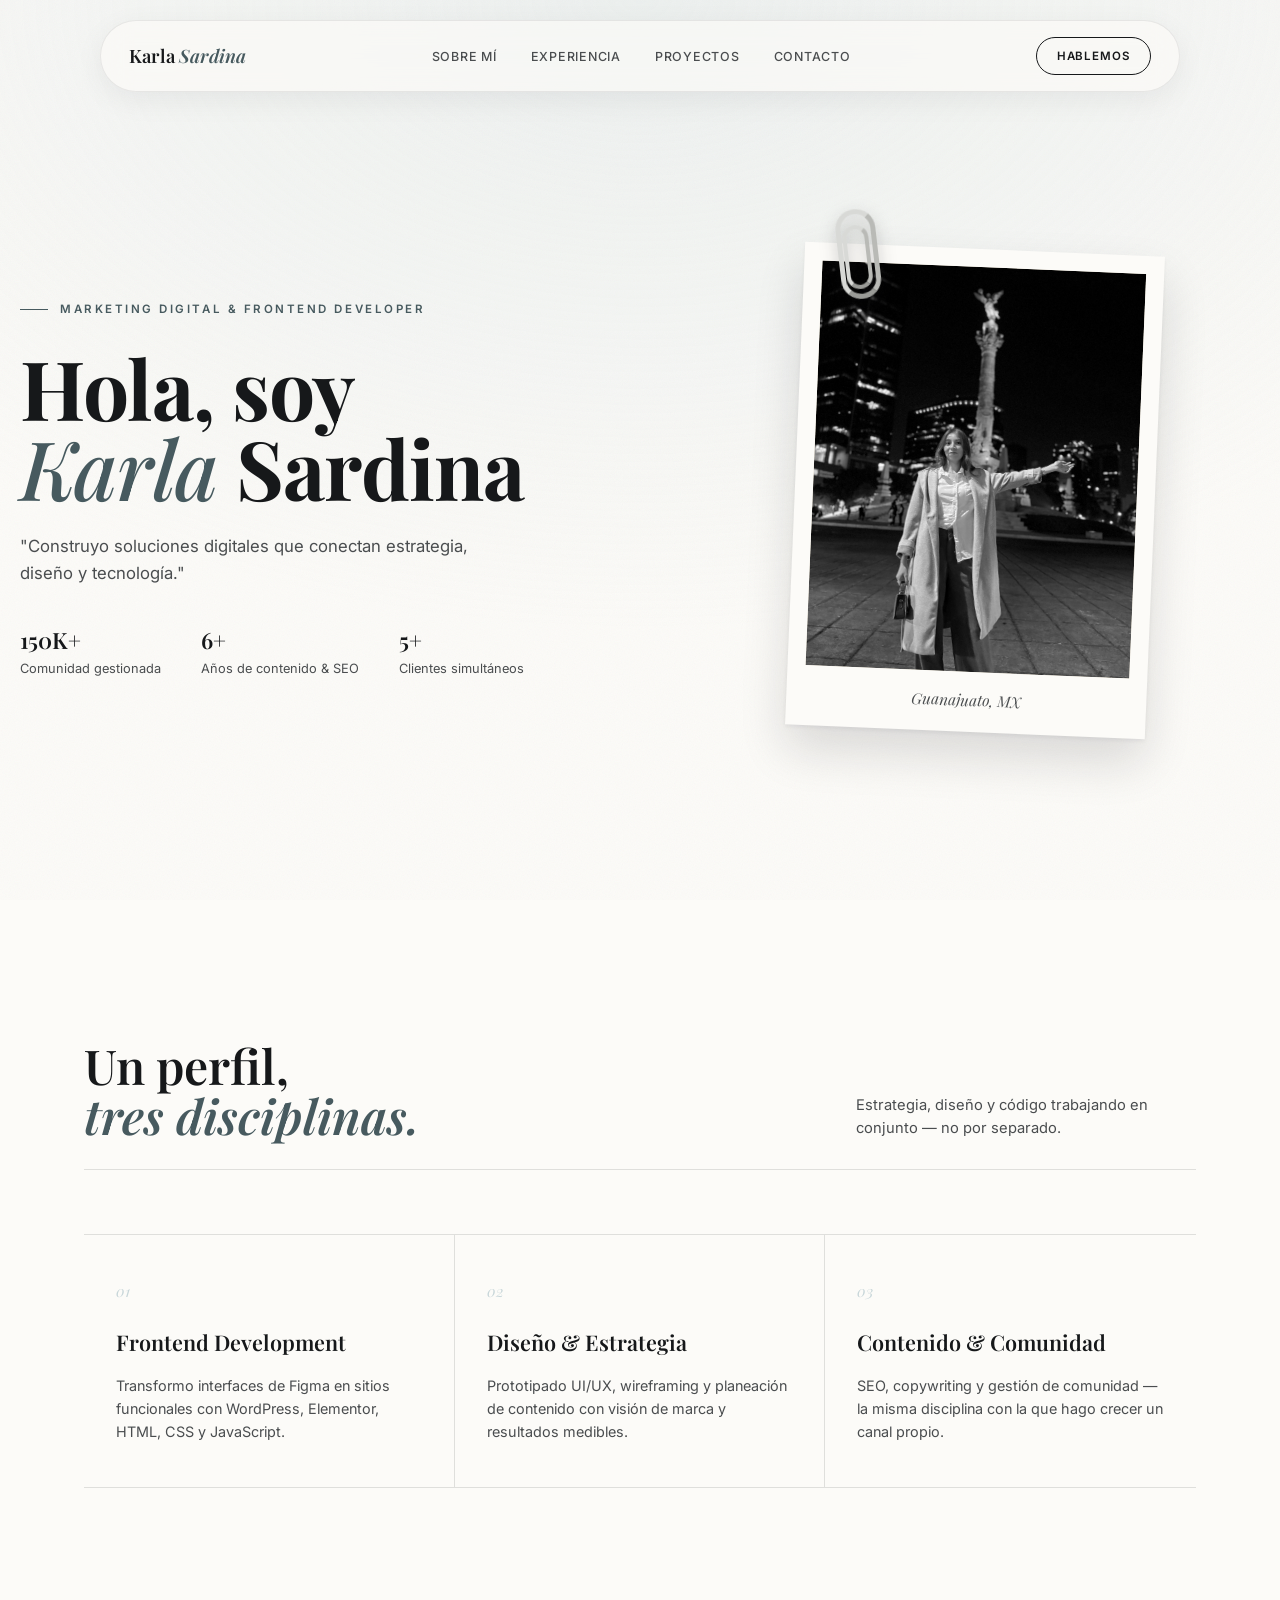
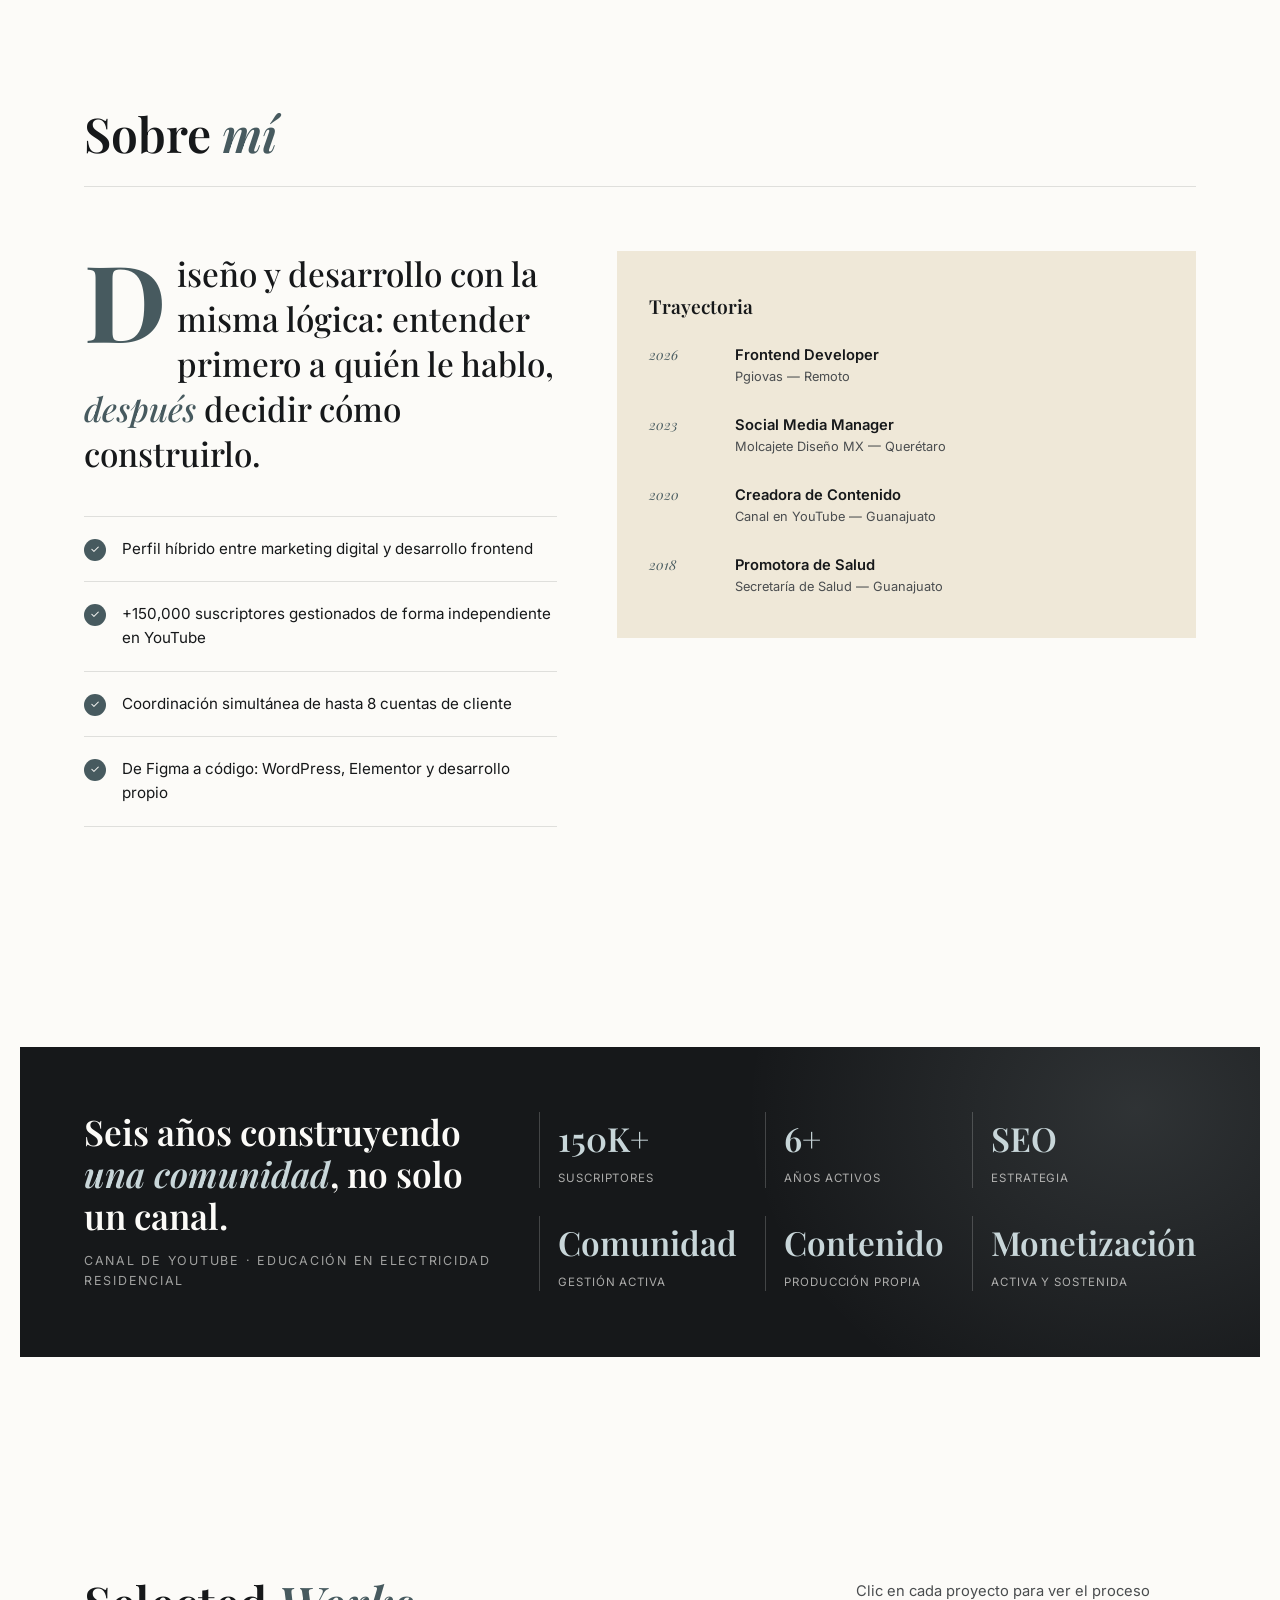
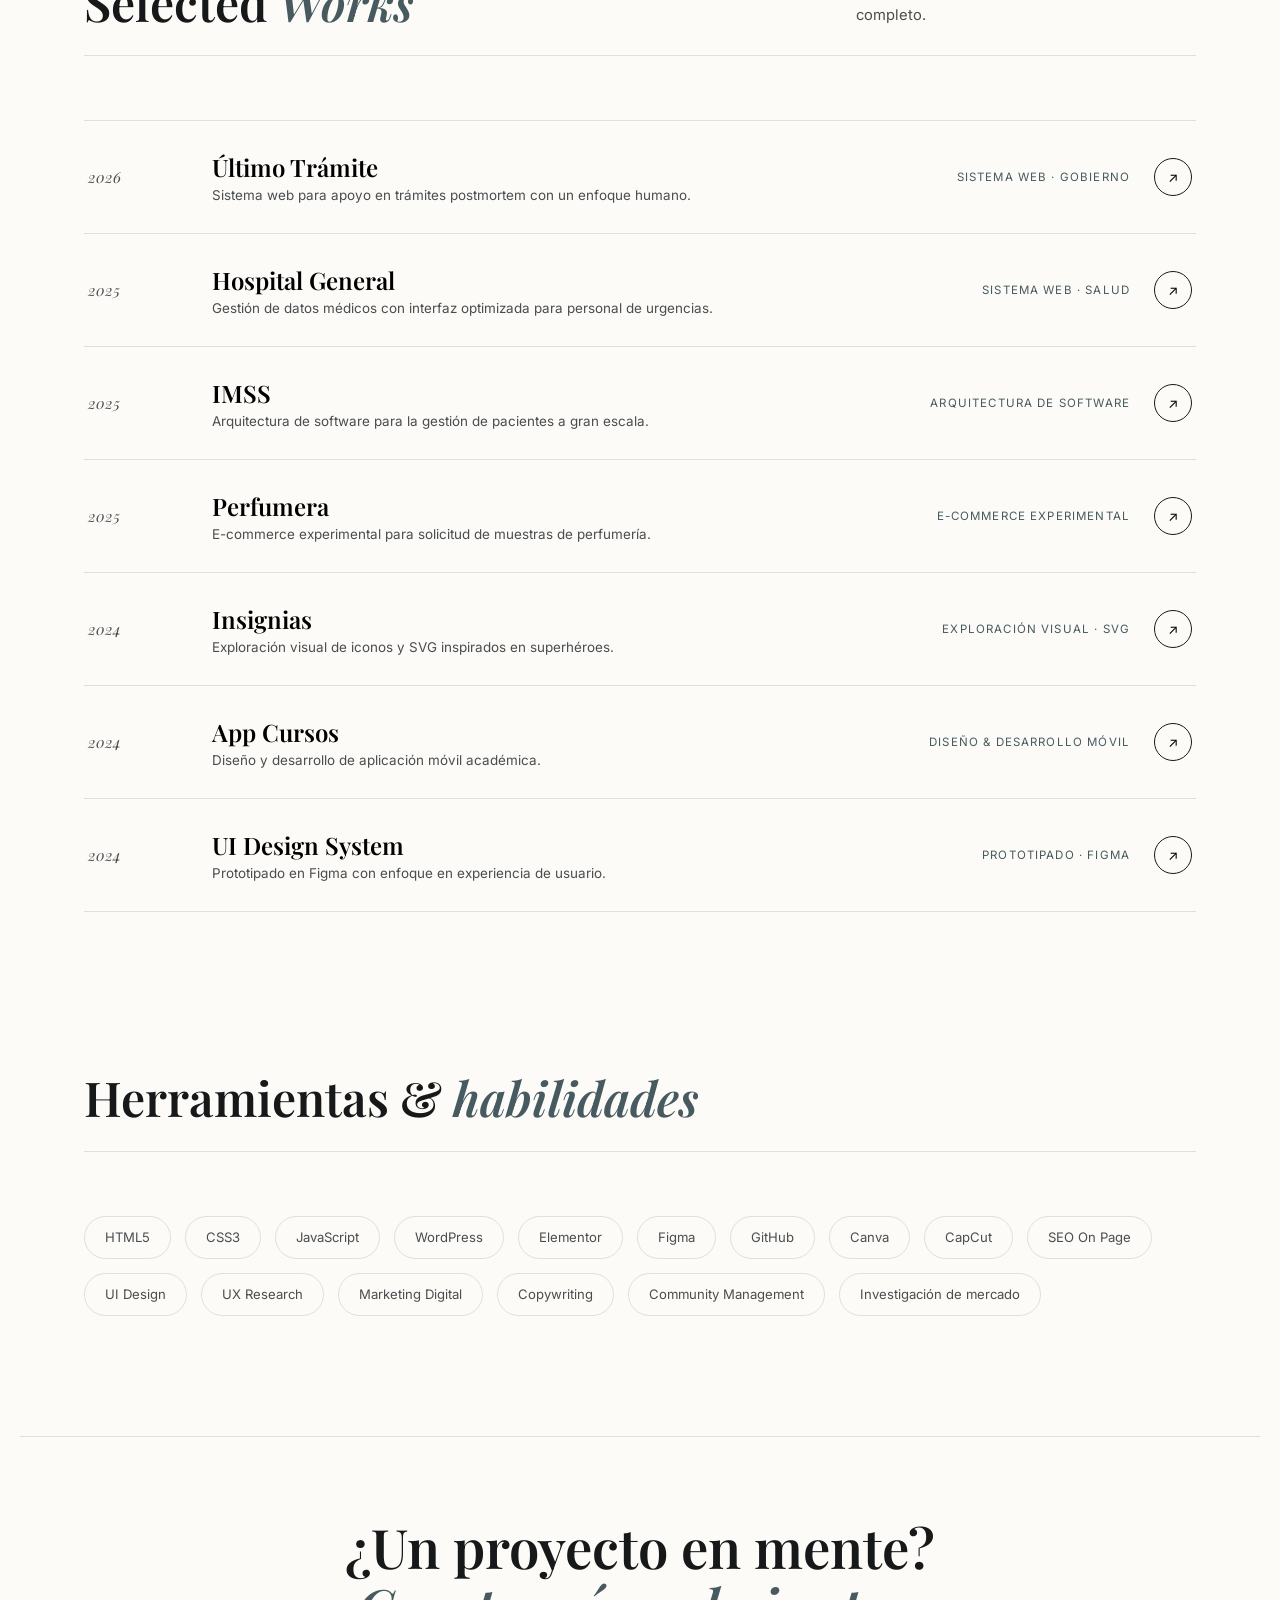
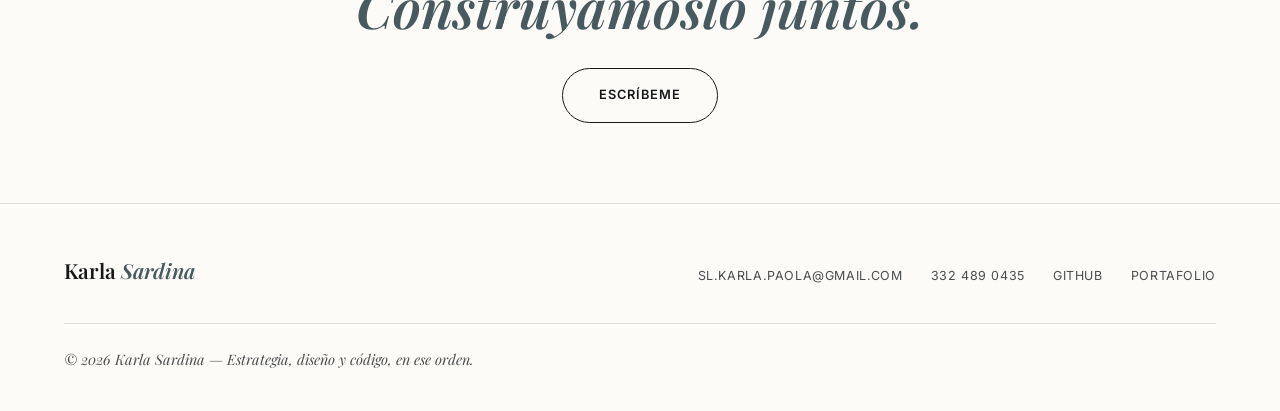
<file: index.html>
<!DOCTYPE html>
<html lang="es">
<head>
<meta charset="UTF-8">
<meta name="viewport" content="width=device-width, initial-scale=1.0">
<title>Karla Sardina — Marketing Digital & Frontend Developer</title>
<meta name="description" content="Portafolio de Karla Sardina. Marketing digital, diseño UI/UX y desarrollo frontend con WordPress, Elementor y código propio.">
<link rel="preconnect" href="https://fonts.googleapis.com">
<link href="https://fonts.googleapis.com/css2?family=Playfair+Display:ital,wght@0,500;0,600;0,700;0,900;1,500&family=Inter:wght@300;400;500;600&display=swap" rel="stylesheet">
<style>
/* ============================================================
   KARLA SARDINA — PORTAFOLIO
   Sistema editorial: revista + estudio creativo
   ============================================================ */

:root{
  /* Paleta */
  --paper:      #FCFBF8;
  --paper-2:    #F4F1EA;
  --ink:        #16181A;
  --ink-soft:   #4A4D4F;
  --slate:      #475A5F;   /* azul grisáceo profundo — acento principal */
  --powder:     #C8D6D9;   /* azul grisáceo claro */
  --olive:      #80816D;   /* taupe verdoso — uso mínimo, no protagonista */
  --cream:      #EFE8D8;   /* ivory cálido — sin dominante verde */
  --line:       rgba(22,24,26,0.12);

  --serif: 'Playfair Display', serif;
  --sans:  'Inter', sans-serif;

  --container: 1240px;
  --pad: clamp(24px, 5vw, 72px);
}

*{ margin:0; padding:0; box-sizing:border-box; }

html{ scroll-behavior:smooth; }

body{
  background:var(--paper);
  color:var(--ink);
  font-family:var(--sans);
  font-weight:400;
  line-height:1.6;
  -webkit-font-smoothing:antialiased;
  position:relative;
  overflow-x:hidden;
}

/* --- Textura de fondo: ruido sutil + manchas editoriales --- */
body::before{
  content:'';
  position:fixed;
  inset:0;
  z-index:0;
  pointer-events:none;
  opacity:0.05;
  background-image:url("data:image/svg+xml,%3Csvg xmlns='http://www.w3.org/2000/svg' width='120' height='120'%3E%3Cfilter id='n'%3E%3CfeTurbulence type='fractalNoise' baseFrequency='0.85' numOctaves='2' stitchTiles='stitch'/%3E%3C/filter%3E%3Crect width='100%25' height='100%25' filter='url(%23n)'/%3E%3C/svg%3E");
}

body::after{
  content:'';
  position:fixed;
  inset:0;
  z-index:0;
  pointer-events:none;
  /* Fondo casi sólido: un único velo cálido muy tenue, tipo papel de revista,
     sin mezcla de colores — mantiene la sensación editorial sin distraer. */
  background:
    radial-gradient(ellipse 1400px 900px at 50% 0%, rgba(200,214,217,0.30), transparent 70%);
}

.wrap{ position:relative; z-index:1; }

section{ padding: 0 var(--pad); }

.container{ max-width:var(--container); margin:0 auto; }

a{ color:inherit; text-decoration:none; }
img{ display:block; max-width:100%; }

::selection{ background:var(--slate); color:var(--paper); }

:focus-visible{
  outline:2px solid var(--slate);
  outline-offset:3px;
}

@media (prefers-reduced-motion: reduce){
  *{ animation-duration:0.01ms !important; animation-iteration-count:1 !important; transition-duration:0.01ms !important; scroll-behavior:auto !important; }
}

/* Eyebrow / label editorial */
.eyebrow{
  font-family:var(--sans);
  font-size:0.72rem;
  letter-spacing:0.22em;
  text-transform:uppercase;
  color:var(--slate);
  font-weight:600;
  display:flex;
  align-items:center;
  gap:12px;
}
.eyebrow::before{
  content:'';
  width:28px; height:1px;
  background:var(--slate);
  display:inline-block;
}

/* ============================================================
   NAVBAR
   ============================================================ */
.navbar{
  position:fixed;
  top:20px; left:50%;
  transform:translateX(-50%);
  width:min(94%, 1080px);
  z-index:100;
  display:flex;
  align-items:center;
  justify-content:space-between;
  padding:16px 28px;
  background:rgba(252,251,248,0.65);
  backdrop-filter:blur(14px) saturate(140%);
  -webkit-backdrop-filter:blur(14px) saturate(140%);
  border:1px solid rgba(22,24,26,0.08);
  border-radius:100px;
  box-shadow:0 8px 30px rgba(22,24,26,0.06);
  transition:box-shadow 0.4s ease, background 0.4s ease;
}
.nav-logo{
  font-family:var(--serif);
  font-size:1.15rem;
  font-weight:600;
  letter-spacing:0.01em;
}
.nav-logo span{ color:var(--slate); font-style:italic; }
.nav-links{
  display:flex;
  gap:34px;
  list-style:none;
}
.nav-links a{
  font-size:0.78rem;
  letter-spacing:0.06em;
  text-transform:uppercase;
  font-weight:500;
  color:var(--ink-soft);
  position:relative;
  padding-bottom:3px;
}
.nav-links a::after{
  content:'';
  position:absolute; left:0; bottom:0;
  width:0; height:1px;
  background:var(--ink);
  transition:width 0.3s ease;
}
.nav-links a:hover{ color:var(--ink); }
.nav-links a:hover::after{ width:100%; }

.nav-cta{
  font-size:0.72rem;
  letter-spacing:0.08em;
  text-transform:uppercase;
  font-weight:600;
  padding:9px 20px;
  border:1px solid var(--ink);
  border-radius:100px;
  transition:background 0.3s ease, color 0.3s ease;
}
.nav-cta:hover{ background:var(--ink); color:var(--paper); }

.nav-toggle{ display:none; }

@media (max-width:860px){
  .nav-links{ display:none; }
  .nav-toggle{
    display:flex; flex-direction:column; gap:5px;
    background:none; border:none; cursor:pointer; padding:6px;
  }
  .nav-toggle span{ width:22px; height:2px; background:var(--ink); display:block; }
}

/* ============================================================
   HERO
   ============================================================ */
.hero{
  min-height:100svh;
  display:grid;
  grid-template-columns:1.05fr 0.95fr;
  align-items:center;
  gap:40px;
  padding-top:140px;
  padding-bottom:60px;
}
.hero-text .eyebrow{ margin-bottom:28px; }

.hero-title{
  font-family:var(--serif);
  font-weight:700;
  font-size:clamp(2.8rem, 6.4vw, 5.6rem);
  line-height:0.98;
  letter-spacing:-0.01em;
  margin-bottom:26px;
}
.hero-title em{
  font-style:italic;
  font-weight:500;
  color:var(--slate);
}
.hero-sub{
  max-width:460px;
  font-size:1.05rem;
  color:var(--ink-soft);
  margin-bottom:36px;
}
.hero-meta{
  display:flex;
  gap:40px;
  flex-wrap:wrap;
}
.hero-meta div{ font-size:0.8rem; color:var(--ink-soft); }
.hero-meta strong{
  display:block;
  font-family:var(--serif);
  font-size:1.4rem;
  color:var(--ink);
  font-weight:600;
}

/* --- Marco Polaroid con clip metálico (100% CSS) --- */
.photo-stage{
  display:flex;
  justify-content:center;
  position:relative;
}
.polaroid{
  position:relative;
  background:var(--paper);
  padding:18px 18px 60px 18px;
  box-shadow:
    0 2px 4px rgba(22,24,26,0.06),
    0 24px 48px rgba(22,24,26,0.14);
  transform:rotate(2.4deg);
  transition:transform 0.6s cubic-bezier(.2,.8,.2,1);
  width:min(360px, 84vw);
}
.photo-stage:hover .polaroid{ transform:rotate(0.6deg) translateY(-4px); }

.polaroid .frame-photo{
  position:relative;
  overflow:hidden;
  aspect-ratio:4/5;
  background:var(--cream);
}
.polaroid .frame-photo img{
  width:100%; height:100%;
  object-fit:cover;
  filter:grayscale(100%) contrast(1.02);
  transition:filter 1.1s ease;
}
.photo-stage:hover .frame-photo img{ filter:grayscale(0%) contrast(1.02); }

.polaroid-caption{
  position:absolute;
  bottom:20px; left:18px; right:18px;
  font-family:var(--serif);
  font-style:italic;
  font-size:0.95rem;
  color:var(--ink-soft);
  text-align:center;
}

/* Clip metálico — construido con dos aros CSS, lado izquierdo */
.paperclip{
  position:absolute;
  top:-34px;
  left:26px;
  width:44px;
  height:96px;
  transform:rotate(-9deg);
  z-index:5;
  filter:drop-shadow(0 6px 8px rgba(22,24,26,0.25));
}
.paperclip::before,
.paperclip::after{
  content:'';
  position:absolute;
  border-radius:22px;
  border:5px solid;
  border-color:#d8d9d6 #b9bab6 #9a9b97 #d8d9d6;
  background:transparent;
}
.paperclip::before{ width:30px; height:80px; top:0; left:8px; }
.paperclip::after{ width:18px; height:56px; top:16px; left:14px; border-width:4.5px; }

/* ============================================================
   WHAT I DO
   ============================================================ */
.services{ padding-top:140px; padding-bottom:120px; }
.section-head{
  display:flex;
  justify-content:space-between;
  align-items:flex-end;
  gap:24px;
  margin-bottom:64px;
  border-bottom:1px solid var(--line);
  padding-bottom:28px;
}
.section-head h2{
  font-family:var(--serif);
  font-weight:600;
  font-size:clamp(2rem, 4vw, 3rem);
  line-height:1.05;
}
.section-head h2 em{ font-style:italic; color:var(--slate); }
.section-head p{
  max-width:340px;
  font-size:0.92rem;
  color:var(--ink-soft);
}

.services-grid{
  display:grid;
  grid-template-columns:repeat(3, 1fr);
  gap:0;
  border-top:1px solid var(--line);
}
.service-card{
  padding:44px 32px;
  border-bottom:1px solid var(--line);
  border-right:1px solid var(--line);
  transition:background 0.35s ease;
}
.service-card:last-child{ border-right:none; }
.service-card .num{
  font-family:var(--serif);
  font-style:italic;
  color:var(--powder);
  font-size:0.95rem;
  margin-bottom:22px;
}
.service-card h3{
  font-family:var(--serif);
  font-weight:600;
  font-size:1.35rem;
  margin-bottom:14px;
}
.service-card p{ font-size:0.9rem; color:var(--ink-soft); }
.service-card:hover{ background:rgba(200,214,217,0.14); }

@media (max-width:860px){
  .services-grid{ grid-template-columns:1fr; }
  .service-card{ border-right:none; }
}

/* ============================================================
   SOBRE MÍ
   ============================================================ */
.about{
  padding-top:100px;
  padding-bottom:120px;
}
.about-grid{
  display:grid;
  grid-template-columns:0.9fr 1.1fr;
  gap:60px;
  align-items:start;
}
.about-lead{
  font-family:var(--serif);
  font-size:clamp(1.5rem, 2.6vw, 2.1rem);
  font-weight:500;
  line-height:1.35;
  color:var(--ink);
}
.about-lead::first-letter{
  font-size:3.2em;
  font-weight:700;
  float:left;
  line-height:0.8;
  padding-right:10px;
  margin-top:6px;
  color:var(--slate);
}
.about-lead em{ font-style:italic; color:var(--slate); }

.about-checklist{ margin-top:40px; display:flex; flex-direction:column; gap:0; }
.check-item{
  display:flex;
  align-items:flex-start;
  gap:16px;
  padding:20px 0;
  border-top:1px solid var(--line);
  font-size:0.95rem;
}
.check-item:last-child{ border-bottom:1px solid var(--line); }
.check-item .mark{
  flex-shrink:0;
  width:22px; height:22px;
  border-radius:50%;
  background:var(--slate);
  color:var(--paper);
  display:flex; align-items:center; justify-content:center;
  font-size:0.7rem;
  margin-top:2px;
}

.about-side{
  background:var(--cream);
  padding:40px 32px;
  position:relative;
}
.about-side h4{
  font-family:var(--serif);
  font-weight:600;
  font-size:1.2rem;
  margin-bottom:22px;
}
.timeline{ display:flex; flex-direction:column; gap:26px; }
.timeline-item{ display:grid; grid-template-columns:70px 1fr; gap:16px; }
.timeline-item .year{
  font-family:var(--serif);
  font-style:italic;
  font-size:0.85rem;
  color:var(--slate);
}
.timeline-item .role{ font-weight:600; font-size:0.92rem; }
.timeline-item .org{ font-size:0.8rem; color:var(--ink-soft); }

@media (max-width:900px){
  .about-grid{ grid-template-columns:1fr; }
}

/* ============================================================
   LOGRO — YOUTUBE
   ============================================================ */
.achievement{
  padding-top:100px;
  padding-bottom:120px;
}
.achievement-box{
  background:var(--ink);
  color:var(--paper);
  padding:64px var(--pad);
  margin:0 calc(-1 * var(--pad));
  display:grid;
  grid-template-columns:1fr 1.3fr;
  gap:48px;
  align-items:center;
  position:relative;
  overflow:hidden;
}
.achievement-box::before{
  content:'';
  position:absolute;
  inset:0;
  background:radial-gradient(ellipse 600px 500px at 90% 20%, rgba(200,214,217,0.14), transparent 65%);
  pointer-events:none;
}
.achievement-box h3{
  font-family:var(--serif);
  font-weight:600;
  font-size:clamp(1.6rem, 3vw, 2.2rem);
  line-height:1.2;
  position:relative;
}
.achievement-box h3 em{ font-style:italic; color:var(--powder); }
.achievement-box .channel-name{
  display:inline-block;
  margin-top:14px;
  font-size:0.78rem;
  letter-spacing:0.14em;
  text-transform:uppercase;
  color:rgba(252,251,248,0.6);
}
.stat-grid{
  display:grid;
  grid-template-columns:repeat(3, 1fr);
  gap:28px;
  position:relative;
}
.stat{ border-left:1px solid rgba(252,251,248,0.2); padding-left:18px; }
.stat .stat-num{
  font-family:var(--serif);
  font-size:clamp(1.6rem, 2.6vw, 2.1rem);
  font-weight:600;
  color:var(--powder);
}
.stat .stat-label{
  font-size:0.72rem;
  letter-spacing:0.08em;
  text-transform:uppercase;
  color:rgba(252,251,248,0.65);
  margin-top:4px;
}

@media (max-width:860px){
  .achievement-box{ grid-template-columns:1fr; }
  .stat-grid{ grid-template-columns:repeat(2,1fr); }
}

/* ============================================================
   PROYECTOS
   ============================================================ */
.projects{ padding-top:100px; padding-bottom:60px; }

.projects-grid{
  border-top:1px solid var(--line);
}
.project-row{
  display:grid;
  grid-template-columns:100px 1fr auto auto;
  align-items:center;
  gap:24px;
  padding:30px 4px;
  border-bottom:1px solid var(--line);
  cursor:pointer;
  transition:background 0.3s ease, padding-left 0.3s ease;
  background:none;
  border-left:0 solid var(--slate);
  border-right:none; border-top:none;
  text-align:left;
  width:100%;
  font-family:var(--sans);
}
.project-row:hover{
  background:rgba(200,214,217,0.14);
  padding-left:20px;
  border-left-width:4px;
}
.project-row .p-year{
  font-family:var(--serif);
  font-style:italic;
  color:var(--ink-soft);
  font-size:0.95rem;
}
.project-row .p-name-wrap h3{
  font-family:var(--serif);
  font-weight:600;
  font-size:1.5rem;
  margin-bottom:4px;
}
.project-row .p-name-wrap p{
  font-size:0.84rem;
  color:var(--ink-soft);
  max-width:520px;
}
.project-row .p-cat{
  font-size:0.72rem;
  letter-spacing:0.1em;
  text-transform:uppercase;
  color:var(--slate);
  white-space:nowrap;
}
.project-row .p-arrow{
  width:38px; height:38px;
  border-radius:50%;
  border:1px solid var(--ink);
  display:flex; align-items:center; justify-content:center;
  transition:background 0.3s ease, transform 0.3s ease;
  flex-shrink:0;
}
.project-row:hover .p-arrow{ background:var(--ink); color:var(--paper); transform:rotate(45deg); }

@media (max-width:760px){
  .project-row{ grid-template-columns:1fr auto; }
  .project-row .p-year, .project-row .p-cat{ display:none; }
}

/* ============================================================
   SKILLS
   ============================================================ */
.skills{ padding-top:100px; padding-bottom:120px; }
.skills-cloud{
  display:flex; flex-wrap:wrap; gap:14px;
  margin-top:20px;
}
.skill-pill{
  padding:10px 20px;
  border:1px solid var(--line);
  border-radius:100px;
  font-size:0.82rem;
  color:var(--ink-soft);
  transition:border-color 0.3s ease, color 0.3s ease, background 0.3s ease;
}
.skill-pill:hover{
  border-color:var(--slate);
  color:var(--ink);
  background:var(--cream);
}

/* ============================================================
   CTA + FOOTER
   ============================================================ */
.cta{
  padding-top:80px; padding-bottom:80px;
  text-align:center;
  border-top:1px solid var(--line);
}
.cta h2{
  font-family:var(--serif);
  font-weight:600;
  font-size:clamp(2rem, 5vw, 3.4rem);
  line-height:1.1;
  max-width:800px;
  margin:0 auto 32px;
}
.cta h2 em{ font-style:italic; color:var(--slate); }
.cta-btn{
  display:inline-block;
  padding:16px 36px;
  border:1px solid var(--ink);
  border-radius:100px;
  font-size:0.8rem;
  letter-spacing:0.08em;
  text-transform:uppercase;
  font-weight:600;
  transition:background 0.3s ease, color 0.3s ease;
}
.cta-btn:hover{ background:var(--ink); color:var(--paper); }

footer{
  padding:50px var(--pad) 40px;
  border-top:1px solid var(--line);
}
.footer-grid{
  display:flex;
  justify-content:space-between;
  align-items:flex-end;
  flex-wrap:wrap;
  gap:24px;
}
.footer-brand{
  font-family:var(--serif);
  font-size:1.3rem;
  font-weight:600;
}
.footer-brand span{ font-style:italic; color:var(--slate); }
.footer-links{
  display:flex; gap:28px; flex-wrap:wrap;
  list-style:none;
}
.footer-links a{
  font-size:0.78rem;
  letter-spacing:0.05em;
  text-transform:uppercase;
  color:var(--ink-soft);
  border-bottom:1px solid transparent;
  padding-bottom:2px;
  transition:color 0.3s ease, border-color 0.3s ease;
}
.footer-links a:hover{ color:var(--ink); border-color:var(--ink); }
.footer-note{
  margin-top:36px;
  font-family:var(--serif);
  font-style:italic;
  color:var(--ink-soft);
  font-size:0.9rem;
  border-top:1px solid var(--line);
  padding-top:24px;
}

/* ============================================================
   MODAL DE PROYECTO
   ============================================================ */
.modal-overlay{
  position:fixed; inset:0;
  background:rgba(22,24,26,0.55);
  backdrop-filter:blur(6px);
  z-index:200;
  display:flex;
  align-items:center;
  justify-content:center;
  padding:24px;
  opacity:0;
  pointer-events:none;
  transition:opacity 0.35s ease;
}
.modal-overlay.active{ opacity:1; pointer-events:auto; }

.modal{
  background:var(--paper);
  width:min(880px, 100%);
  max-height:88vh;
  overflow-y:auto;
  position:relative;
  padding:56px;
  transform:translateY(24px) scale(0.98);
  transition:transform 0.4s cubic-bezier(.2,.8,.2,1);
  box-shadow:0 40px 80px rgba(0,0,0,0.3);
}
.modal-overlay.active .modal{ transform:translateY(0) scale(1); }

.modal-close{
  position:absolute; top:24px; right:24px;
  width:38px; height:38px;
  border-radius:50%;
  border:1px solid var(--ink);
  background:transparent;
  display:flex; align-items:center; justify-content:center;
  cursor:pointer;
  font-size:1.1rem;
  transition:background 0.3s ease, color 0.3s ease;
}
.modal-close:hover{ background:var(--ink); color:var(--paper); }

.modal-eyebrow{ margin-bottom:20px; }
.modal h2{
  font-family:var(--serif);
  font-weight:700;
  font-size:clamp(1.8rem, 4vw, 2.6rem);
  margin-bottom:6px;
}
.modal .modal-meta{
  font-size:0.82rem;
  color:var(--ink-soft);
  margin-bottom:32px;
}
.modal-visual{
  width:100%;
  aspect-ratio:16/9;
  background:linear-gradient(135deg, var(--cream), var(--powder));
  margin-bottom:36px;
  position:relative;
  overflow:hidden;
  display:flex; align-items:center; justify-content:center;
}
.modal-visual img{
  width:100%;
  height:100%;
  object-fit:cover;
  object-position:top center;
}
.modal-visual span{
  font-family:var(--serif);
  font-style:italic;
  color:var(--ink-soft);
  font-size:0.9rem;
}
.modal-body{
  display:grid;
  grid-template-columns:1fr 1fr;
  gap:32px;
  margin-bottom:36px;
}
.modal-block h4{
  font-size:0.72rem;
  letter-spacing:0.1em;
  text-transform:uppercase;
  color:var(--slate);
  margin-bottom:10px;
}
.modal-block p{ font-size:0.92rem; color:var(--ink-soft); }
.modal-tech{ display:flex; flex-wrap:wrap; gap:8px; margin-top:6px; }
.modal-tech span{
  font-size:0.72rem;
  padding:5px 12px;
  border:1px solid var(--line);
  border-radius:100px;
  color:var(--ink-soft);
}
.modal-visit{
  display:inline-flex; align-items:center; gap:10px;
  padding:14px 28px;
  background:var(--ink);
  color:var(--paper);
  border-radius:100px;
  font-size:0.78rem;
  letter-spacing:0.06em;
  text-transform:uppercase;
  font-weight:600;
  transition:background 0.3s ease;
}
.modal-visit:hover{ background:var(--slate); }

@media (max-width:640px){
  .modal{ padding:36px 24px; }
  .modal-body{ grid-template-columns:1fr; }
}

/* ============================================================
   SCROLL REVEAL
   ============================================================ */
.reveal{
  opacity:0;
  transform:translateY(28px);
  transition:opacity 0.8s ease, transform 0.8s cubic-bezier(.2,.8,.2,1);
}
.reveal.in{ opacity:1; transform:translateY(0); }

</style>
</head>
<body>
<div class="wrap">

  <!-- ============================================================
       NAVBAR
  ============================================================ -->
  <nav class="navbar">
    <div class="nav-logo">Karla <span>Sardina</span></div>
    <ul class="nav-links">
      <li><a href="#sobre-mi">Sobre mí</a></li>
      <li><a href="#experiencia">Experiencia</a></li>
      <li><a href="#proyectos">Proyectos</a></li>
      <li><a href="#contacto">Contacto</a></li>
    </ul>
    <a href="#contacto" class="nav-cta">Hablemos</a>
  </nav>

  <!-- ============================================================
       HERO
  ============================================================ -->
  <header class="hero container">
    <div class="hero-text">
      <p class="eyebrow">Marketing Digital &amp; Frontend Developer</p>
      <h1 class="hero-title">Hola, soy<br><em>Karla</em> Sardina</h1>
      <p class="hero-sub">
        "Construyo soluciones digitales que conectan estrategia, diseño y tecnología."
      </p>
      <div class="hero-meta">
        <div><strong>150K+</strong>Comunidad gestionada</div>
        <div><strong>6+</strong>Años de contenido &amp; SEO</div>
        <div><strong>5+</strong>Clientes simultáneos</div>
      </div>
    </div>
    <div class="photo-stage">
      <div class="polaroid">
        <span class="paperclip" aria-hidden="true"></span>
        <div class="frame-photo">
          <img src="fotoperfil.png" alt="Retrato de Karla Sardina">
        </div>
        <p class="polaroid-caption">Guanajuato, MX</p>
      </div>
    </div>
  </header>

  <!-- ============================================================
       WHAT I DO
  ============================================================ -->
  <section class="services container reveal" id="servicios">
    <div class="section-head">
      <h2>Un perfil,<br><em>tres disciplinas.</em></h2>
      <p>Estrategia, diseño y código trabajando en conjunto — no por separado.</p>
    </div>
    <div class="services-grid">
      <div class="service-card">
        <p class="num">01</p>
        <h3>Frontend Development</h3>
        <p>Transformo interfaces de Figma en sitios funcionales con WordPress, Elementor, HTML, CSS y JavaScript.</p>
      </div>
      <div class="service-card">
        <p class="num">02</p>
        <h3>Diseño &amp; Estrategia</h3>
        <p>Prototipado UI/UX, wireframing y planeación de contenido con visión de marca y resultados medibles.</p>
      </div>
      <div class="service-card">
        <p class="num">03</p>
        <h3>Contenido &amp; Comunidad</h3>
        <p>SEO, copywriting y gestión de comunidad — la misma disciplina con la que hago crecer un canal propio.</p>
      </div>
    </div>
  </section>

  <!-- ============================================================
       SOBRE MÍ
  ============================================================ -->
  <section class="about container reveal" id="sobre-mi">
    <div class="section-head">
      <h2>Sobre <em>mí</em></h2>
    </div>
    <div class="about-grid">
      <div>
        <p class="about-lead">
          Diseño y desarrollo con la misma lógica: entender primero a quién le hablo,
          <em>después</em> decidir cómo construirlo.
        </p>
        <div class="about-checklist">
          <div class="check-item"><span class="mark">✓</span> Perfil híbrido entre marketing digital y desarrollo frontend</div>
          <div class="check-item"><span class="mark">✓</span> +150,000 suscriptores gestionados de forma independiente en YouTube</div>
          <div class="check-item"><span class="mark">✓</span> Coordinación simultánea de hasta 8 cuentas de cliente</div>
          <div class="check-item"><span class="mark">✓</span> De Figma a código: WordPress, Elementor y desarrollo propio</div>
        </div>
      </div>
      <div class="about-side">
        <h4>Trayectoria</h4>
        <div class="timeline" id="experiencia">
          <div class="timeline-item">
            <span class="year">2026</span>
            <div><p class="role">Frontend Developer</p><p class="org">Pgiovas — Remoto</p></div>
          </div>
          <div class="timeline-item">
            <span class="year">2023</span>
            <div><p class="role">Social Media Manager</p><p class="org">Molcajete Diseño MX — Querétaro</p></div>
          </div>
          <div class="timeline-item">
            <span class="year">2020</span>
            <div><p class="role">Creadora de Contenido</p><p class="org">Canal en YouTube — Guanajuato</p></div>
          </div>
          <div class="timeline-item">
            <span class="year">2018</span>
            <div><p class="role">Promotora de Salud</p><p class="org">Secretaría de Salud — Guanajuato</p></div>
          </div>
        </div>
      </div>
    </div>
  </section>

  <!-- ============================================================
       LOGRO — YOUTUBE
  ============================================================ -->
  <section class="achievement container reveal">
    <div class="achievement-box">
      <div>
        <h3>Seis años construyendo <em>una comunidad</em>, no solo un canal.</h3>
        <span class="channel-name">Canal de YouTube · Educación en electricidad residencial</span>
      </div>
      <div class="stat-grid">
        <div class="stat"><p class="stat-num">150K+</p><p class="stat-label">Suscriptores</p></div>
        <div class="stat"><p class="stat-num">6+</p><p class="stat-label">Años activos</p></div>
        <div class="stat"><p class="stat-num">SEO</p><p class="stat-label">Estrategia</p></div>
        <div class="stat"><p class="stat-num">Comunidad</p><p class="stat-label">Gestión activa</p></div>
        <div class="stat"><p class="stat-num">Contenido</p><p class="stat-label">Producción propia</p></div>
        <div class="stat"><p class="stat-num">Monetización</p><p class="stat-label">Activa y sostenida</p></div>
      </div>
    </div>
  </section>

  <!-- ============================================================
       PROYECTOS
  ============================================================ -->
  <section class="projects container reveal" id="proyectos">
    <div class="section-head">
      <h2>Selected <em>Works</em></h2>
      <p>Clic en cada proyecto para ver el proceso completo.</p>
    </div>
    <div class="projects-grid" id="projectsGrid"><!-- generado por JS --></div>
  </section>

  <!-- ============================================================
       SKILLS
  ============================================================ -->
  <section class="skills container reveal">
    <div class="section-head">
      <h2>Herramientas &amp; <em>habilidades</em></h2>
    </div>
    <div class="skills-cloud">
      <span class="skill-pill">HTML5</span>
      <span class="skill-pill">CSS3</span>
      <span class="skill-pill">JavaScript</span>
      <span class="skill-pill">WordPress</span>
      <span class="skill-pill">Elementor</span>
      <span class="skill-pill">Figma</span>
      <span class="skill-pill">GitHub</span>
      <span class="skill-pill">Canva</span>
      <span class="skill-pill">CapCut</span>
      <span class="skill-pill">SEO On Page</span>
      <span class="skill-pill">UI Design</span>
      <span class="skill-pill">UX Research</span>
      <span class="skill-pill">Marketing Digital</span>
      <span class="skill-pill">Copywriting</span>
      <span class="skill-pill">Community Management</span>
       <span class="skill-pill">Investigación de mercado</span>
    </div>
  </section>

  <!-- ============================================================
       CTA
  ============================================================ -->
  <section class="cta container reveal" id="contacto">
    <h2>¿Un proyecto en mente? <em>Construyámoslo juntos.</em></h2>
    <a href="mailto:sl.karla.paola@gmail.com" class="cta-btn">Escríbeme</a>
  </section>

  <!-- ============================================================
       FOOTER
  ============================================================ -->
  <footer>
    <div class="footer-grid">
      <div class="footer-brand">Karla <span>Sardina</span></div>
      <ul class="footer-links">
        <li><a href="mailto:sl.karla.paola@gmail.com">sl.karla.paola@gmail.com</a></li>
        <li><a href="tel:3324890435">332 489 0435</a></li>
        <li><a href="https://github.com/slkarlapaola-cyber" target="_blank" rel="noopener">GitHub</a></li>
        <li><a href="https://slkarlapaola-cyber.github.io/karla-sardina.github.io/" target="_blank" rel="noopener">Portafolio</a></li>
      </ul>
    </div>
    <p class="footer-note">© 2026 Karla Sardina — Estrategia, diseño y código, en ese orden.</p>
  </footer>

</div>

<!-- ============================================================
     MODAL
============================================================ -->
<div class="modal-overlay" id="modalOverlay">
  <div class="modal" role="dialog" aria-modal="true" aria-labelledby="modalTitle">
    <button class="modal-close" id="modalClose" aria-label="Cerrar">✕</button>
    <p class="eyebrow modal-eyebrow" id="modalCat">Categoría</p>
    <h2 id="modalTitle">Nombre del proyecto</h2>
    <p class="modal-meta" id="modalMeta">Año · Tecnologías</p>
    <div class="modal-visual" id="modalVisual"><span id="modalVisualLabel">Vista previa del proyecto</span></div>
    <div class="modal-body">
      <div class="modal-block">
        <h4>Problema</h4>
        <p id="modalProblem"></p>
      </div>
      <div class="modal-block">
        <h4>Solución</h4>
        <p id="modalSolution"></p>
      </div>
      <div class="modal-block">
        <h4>Proceso</h4>
        <p id="modalProcess"></p>
      </div>
      <div class="modal-block">
        <h4>Resultado</h4>
        <p id="modalResult"></p>
      </div>
    </div>
    <div class="modal-block" style="margin-bottom:32px;">
      <h4>Tecnologías</h4>
      <div class="modal-tech" id="modalTech"></div>
    </div>
    <a href="#" target="_blank" rel="noopener" class="modal-visit" id="modalVisit">Visitar proyecto →</a>
  </div>
</div>

<script>
/* ============================================================
   DATA — PROYECTOS
   Edita este arreglo para agregar o modificar proyectos.
============================================================ */
const proyectos = [
  {
    nombre: "Último Trámite",
    categoria: "Sistema Web · Gobierno",
    anio: "2026",
    tech: ["HTML", "CSS", "JavaScript", "PHP"],
    descripcion: "Sistema web para apoyo en trámites postmortem con un enfoque humano.",
    imagen: "images/ut.png",
    problema: "Los procesos administrativos tras un fallecimiento son confusos y están dispersos entre distintas dependencias.",
    solucion: "Una plataforma centralizada que guía al usuario paso a paso, reduciendo fricción emocional y administrativa.",
    proceso: "Investigación de trámites reales, arquitectura de información y desarrollo de interfaz guiada.",
    resultado: "Un flujo claro que simplifica un proceso históricamente complejo para el usuario final.",
    link: "https://ultimotramite.lovestoblog.com/vista/first.php"
  },
  {
    nombre: "Hospital General",
    categoria: "Sistema Web · Salud",
    anio: "2025",
    tech: ["Bootstrap 5", "PHP", "MySQL", "pdfMake"],
    descripcion: "Gestión de datos médicos con interfaz optimizada para personal de urgencias.",
    imagen: "images/hg.png",
    problema: "El registro de pacientes en urgencias se realizaba de forma manual, lenta y propensa a errores.",
    solucion: "Un sistema de captura estructurado con base de datos relacional y generación automática de documentos.",
    proceso: "Diseño de base de datos (7 tablas relacionadas), backend en PHP y generación de PDF con pdfMake.",
    resultado: "Registro de pacientes más rápido, confiable y con documentación lista para entrega inmediata.",
    link: "Hospital_General/"
  },
  {
    nombre: "IMSS",
    categoria: "Arquitectura de Software",
    anio: "2025",
    tech: ["HTML", "CSS", "JavaScript", "SQL"],
    descripcion: "Arquitectura de software para la gestión de pacientes a gran escala.",
    imagen: "images/imss.png",
    problema: "Instituciones con alto volumen de pacientes requieren un sistema escalable y ordenado.",
    solucion: "Arquitectura modular pensada para crecer sin perder rendimiento ni claridad de datos.",
    proceso: "Modelado de datos, definición de módulos y validación de flujos de usuario.",
    resultado: "Base sólida para un sistema de gestión hospitalaria escalable.",
    link: "IMSS/"
  },
  {
    nombre: "Perfumera",
    categoria: "E-commerce Experimental",
    anio: "2025",
    tech: ["HTML", "CSS", "JavaScript"],
    descripcion: "E-commerce experimental para solicitud de muestras de perfumería.",
    imagen: "images/perfume.png",
    problema: "Las tiendas de perfumería en línea no suelen facilitar la solicitud de muestras antes de comprar.",
    solucion: "Una experiencia de catálogo minimalista enfocada en solicitar muestras de forma simple.",
    proceso: "Diseño visual de producto, maquetación responsiva y lógica de solicitud.",
    resultado: "Un flujo de compra experimental centrado en la experiencia sensorial del producto.",
    link: "Perfumera/"
  },
  {
    nombre: "Insignias",
    categoria: "Exploración Visual · SVG",
    anio: "2024",
    tech: ["SVG", "CSS", "Illustration"],
    descripcion: "Exploración visual de iconos y SVG inspirados en superhéroes.",
    imagen: "images/insignias.png",
    problema: "Se buscaba explorar identidad visual a través de iconografía ilustrada.",
    solucion: "Un set de insignias vectoriales con estilo propio, optimizadas para web.",
    proceso: "Bocetaje, vectorización en SVG y optimización de código para rendimiento.",
    resultado: "Una colección de assets vectoriales reutilizables y ligeros.",
    link: "Insignias/"
  },
  {
    nombre: "App Cursos",
    categoria: "Diseño & Desarrollo Móvil",
    anio: "2024",
    tech: ["Figma", "Android", "UI/UX"],
    descripcion: "Diseño y desarrollo de aplicación móvil académica.",
    imagen: "images/app.png",
    problema: "Estudiantes necesitaban una forma centralizada de acceder a contenido de cursos.",
    solucion: "Aplicación móvil con navegación simple y jerarquía visual clara para contenido educativo.",
    proceso: "Prototipado en Figma, pruebas de usabilidad y desarrollo de app funcional.",
    resultado: "Una app funcional descargable, con experiencia de usuario validada.",
    link: "https://drive.google.com/file/d/1vTiubDL7Ao1VwCYOZ09RYBj7iO4DvyG8/view?usp=sharing"
  },
  {
    nombre: "UI Design System",
    categoria: "Prototipado · Figma",
    anio: "2024",
    tech: ["Figma", "Wireframing", "Design System"],
    descripcion: "Prototipado en Figma con enfoque en experiencia de usuario.",
    imagen: "images/figma.png",
    problema: "Falta de consistencia visual entre pantallas de un mismo producto.",
    solucion: "Un sistema de componentes reutilizables con jerarquía tipográfica y de color definida.",
    proceso: "Investigación de referencias, definición de tokens visuales y prototipado interactivo.",
    resultado: "Un sistema de diseño coherente, listo para desarrollo.",
    link: "https://www.figma.com/design/PJYYQzQSC2rD4tmxic5BMW/Untitled?node-id=0-1&t=fwATtpE1CGTAnm8r-1"
  }
];

const grid = document.getElementById('projectsGrid');
proyectos.forEach((p, i) => {
  const row = document.createElement('button');
  row.className = 'project-row reveal in';
  row.setAttribute('data-index', i);
  row.innerHTML = `
    <span class="p-year">${p.anio}</span>
    <span class="p-name-wrap"><h3>${p.nombre}</h3><p>${p.descripcion}</p></span>
    <span class="p-cat">${p.categoria}</span>
    <span class="p-arrow">↗</span>
  `;
  row.addEventListener('click', () => openModal(i));
  grid.appendChild(row);
});

const overlay = document.getElementById('modalOverlay');
function openModal(i){
  const p = proyectos[i];
  document.getElementById('modalCat').textContent = p.categoria;
  document.getElementById('modalTitle').textContent = p.nombre;
  document.getElementById('modalMeta').textContent = `${p.anio} · ${p.tech.join(', ')}`;
  document.getElementById('modalProblem').textContent = p.problema;
  document.getElementById('modalSolution').textContent = p.solucion;
  document.getElementById('modalProcess').textContent = p.proceso;
  document.getElementById('modalResult').textContent = p.resultado;
  document.getElementById('modalVisit').href = p.link;

  const visual = document.getElementById('modalVisual');
  visual.innerHTML = '';
  if (p.imagen) {
    const img = document.createElement('img');
    img.src = p.imagen;
    img.alt = `Captura del proyecto ${p.nombre}`;
    img.onerror = () => {
      visual.innerHTML = `<span>${p.nombre}</span>`;
    };
    visual.appendChild(img);
  } else {
    visual.innerHTML = `<span>${p.nombre}</span>`;
  }

  const techWrap = document.getElementById('modalTech');
  techWrap.innerHTML = '';
  p.tech.forEach(t => {
    const s = document.createElement('span');
    s.textContent = t;
    techWrap.appendChild(s);
  });
  overlay.classList.add('active');
  document.body.style.overflow = 'hidden';
}
function closeModal(){
  overlay.classList.remove('active');
  document.body.style.overflow = '';
}
document.getElementById('modalClose').addEventListener('click', closeModal);
overlay.addEventListener('click', (e) => { if(e.target === overlay) closeModal(); });
document.addEventListener('keydown', (e) => { if(e.key === 'Escape') closeModal(); });

/* --- Scroll reveal --- */
const revealEls = document.querySelectorAll('.reveal');
const io = new IntersectionObserver((entries) => {
  entries.forEach(entry => {
    if(entry.isIntersecting){
      entry.target.classList.add('in');
      io.unobserve(entry.target);
    }
  });
}, { threshold: 0.15 });
revealEls.forEach(el => io.observe(el));

/* --- Navbar shadow on scroll --- */
const nav = document.querySelector('.navbar');
window.addEventListener('scroll', () => {
  if(window.scrollY > 40){
    nav.style.boxShadow = '0 8px 30px rgba(22,24,26,0.12)';
  } else {
    nav.style.boxShadow = '0 8px 30px rgba(22,24,26,0.06)';
  }
});
</script>
</body>
</html>
</file>
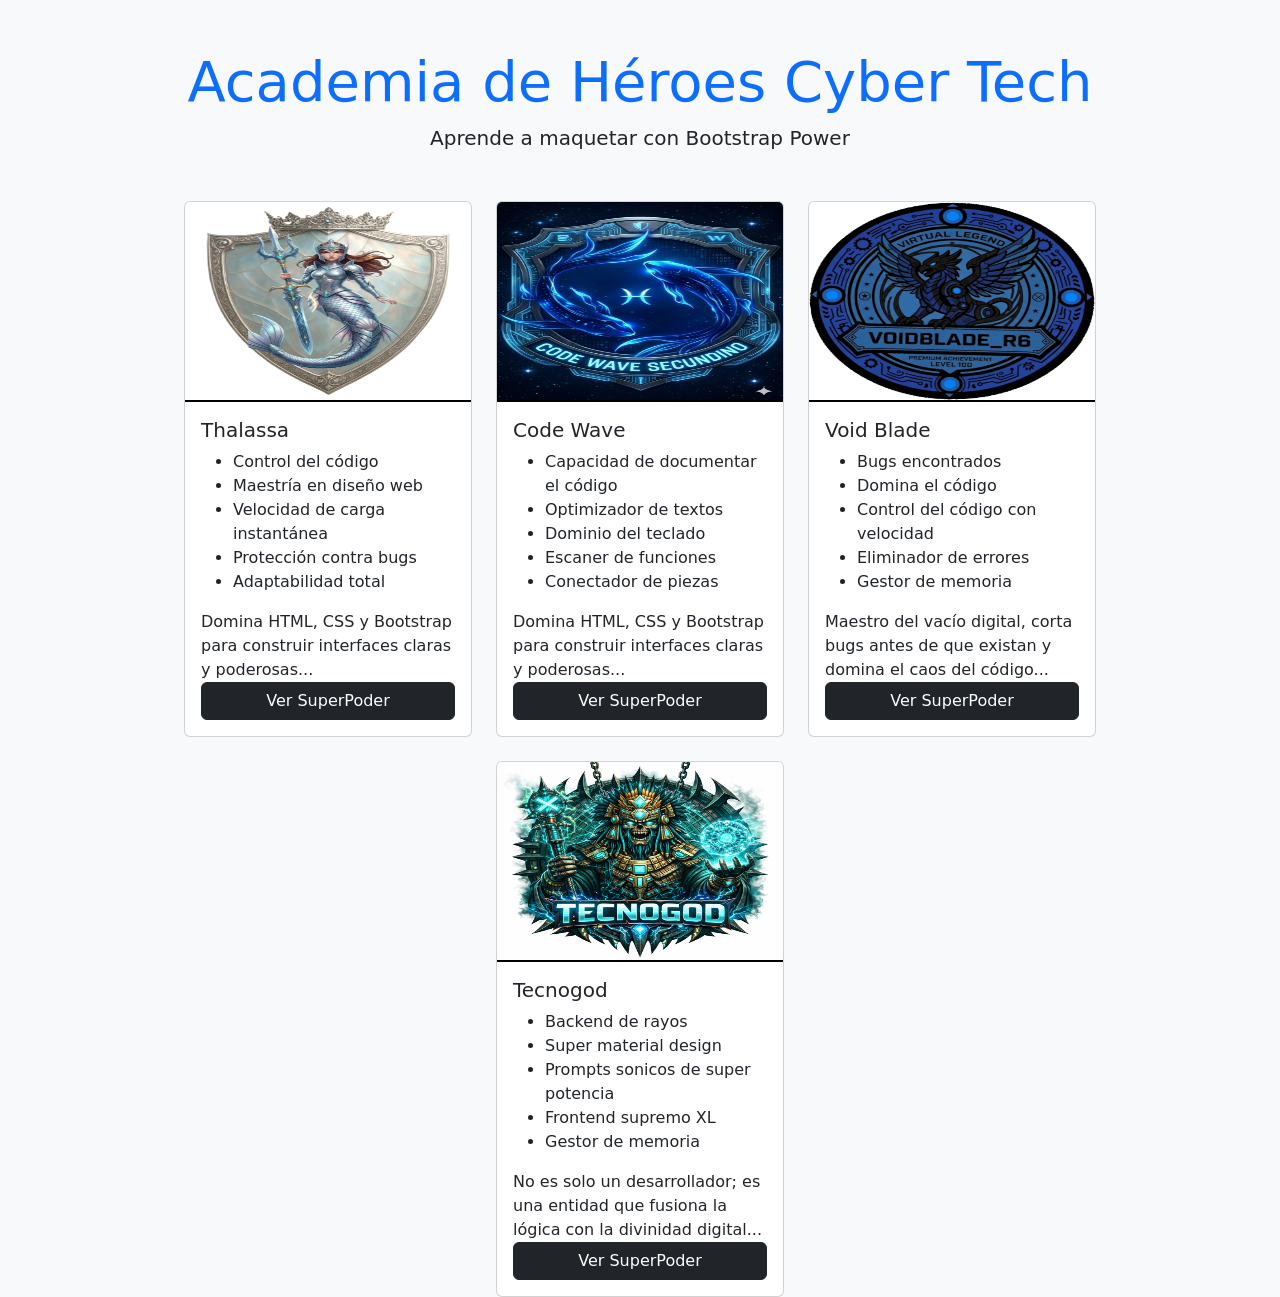
<file: Insignias/index.html>
<!DOCTYPE html>
<html lang="es">
<head>
  <meta charset="UTF-8">
  <meta name="viewport" content="width=device-width, initial-scale=1.0">
  <title>Mi Perfil de Héroe</title>

  <link href="https://cdn.jsdelivr.net/npm/bootstrap@5.3.0/dist/css/bootstrap.min.css" rel="stylesheet">
  <link rel="stylesheet" href="style.css">
</head>

<body class="bg-light">

  <div class="container text-center mt-5">
    <h1 class="display-4 text-primary">
      Academia de Héroes Cyber Tech
    </h1>

    <p class="lead">
      Aprende a maquetar con Bootstrap Power
    </p>
  </div>

  <body class="bg-light">

  <!-- HEADER
  <header class="bg-dark text-white py-5 text-center">
    <div class="container">
      
      <h1 class="display-4">
        Academia de Héroes Cyber Tech
      </h1>

      <p class="lead">
        Aprende a maquetar con Bootstrap Power
      </p>

    </div>
  </header>-->

  <!-- CONTENEDOR DE CARDS -->
  <div class="container mt-5">
    <div class="d-flex justify-content-center gap-4 flex-wrap">

      <!-- THALASSA -->
      <div>
        <div class="card" style="width: 18rem;">
          <img src="insignia.png" class="card-img-top img-uniforme">

          <div class="card-body">
            <h5 class="card-title">Thalassa</h5>

            <!-- TEXTO CLICKEABLE -->
            <div class="card-text" data-bs-toggle="collapse" href="#textoThalassa" style="cursor: pointer;">
              
              <ul>
                <li>Control del código</li>
                <li>Maestría en diseño web</li>
                <li>Velocidad de carga instantánea</li>
                <li>Protección contra bugs</li>
                <li>Adaptabilidad total</li>
              </ul>

              Domina HTML, CSS y Bootstrap para construir interfaces claras y poderosas...

              <!-- TEXTO OCULTO -->
              <div class="collapse" id="textoThalassa">
                Como reina de los océanos digitales, mantiene el orden del código y protege los proyectos del caos y los errores.
                Bootstrap es su herramienta favorita porque le permite crear diseños rápidos, organizados y responsivos.
              </div>

            </div>

            <button class="btn btn-dark" data-bs-toggle="modal" data-bs-target="#modalThalassa">
              Ver SuperPoder
            </button>
          </div>
        </div>

        <!-- MODAL THALASSA -->
        <div class="modal fade" id="modalThalassa">
          <div class="modal-dialog">
            <div class="modal-content">
              <div class="modal-header">
                <h5>Demostración de SuperPoder</h5>
                <button class="btn-close" data-bs-dismiss="modal"></button>
              </div>
              <div class="modal-body">
                <div class="ratio ratio-16x9">
                  <video controls>
                    <source src="vide2.mp4" type="video/mp4">
                  </video>
                </div>
              </div>
              <div class="modal-footer">
                <button class="btn btn-secondary" data-bs-dismiss="modal">Cerrar</button>
              </div>
            </div>
          </div>
        </div>
      </div>

      <!-- CODE WAVE -->
      <div>
        <div class="card" style="width: 18rem;">
          <img src="imgclara.png" class="card-img-top img-uniforme">

          <div class="card-body">
            <h5 class="card-title">Code Wave</h5>
            <!--<h4 class="text-info-emphasis card-title">Code Wave Secundino</h4>-->

            <div class="card-text" data-bs-toggle="collapse" href="#textoSecundino" style="cursor: pointer;">
  
              <ul>
                <li>Capacidad de documentar el código</li>
                <li>Optimizador de textos</li>
                <li>Dominio del teclado</li>
                <li>Escaner de funciones</li>
                <li>Conectador de piezas</li>
              </ul>

              Domina HTML, CSS y Bootstrap para construir interfaces claras y poderosas...

              <!-- TEXTO OCULTO -->
              <div class="collapse" id="textoSecundino">
                Su habilidad principal es transformar ideas complejas en soluciones simples y bien estructuradas.
                Analiza, organiza y conecta cada parte del código para lograr resultados eficientes y funcionales.
              </div>

            </div>

            <button class="btn btn-dark" data-bs-toggle="modal" data-bs-target="#modalSecundino">
              Ver SuperPoder
            </button>
          </div>
        </div>

        <!-- MODAL CODE WAVE -->
        <div class="modal fade" id="modalSecundino">
          <div class="modal-dialog">
            <div class="modal-content">
              <div class="modal-header">
                <h5>Demostración de poder</h5>
                <button class="btn-close" data-bs-dismiss="modal"></button>
              </div>
              <div class="modal-body">
                <div class="ratio ratio-16x9">
                  <video controls>
                    <source src="videoclara.mp4" type="video/mp4">
                  </video>
                </div>
              </div>
              <div class="modal-footer">
                <button class="btn btn-secondary" data-bs-dismiss="modal">Cerrar</button>
              </div>
            </div>
          </div>
        </div>
      </div>

      <!-- VOID BLADE -->
      <div>
        <div class="card" style="width: 18rem;">
          <img src="imgivan.png" class="card-img-top img-uniforme">

          <div class="card-body">
            <h5 class="card-title">Void Blade</h5>

            <div class="card-text" data-bs-toggle="collapse" href="#textoVoid" style="cursor: pointer;">
  
              <ul>
                <li>Bugs encontrados</li>
                <li>Domina el código</li>
                <li>Control del código con velocidad</li>
                <li>Eliminador de errores</li>
                <li>Gestor de memoria</li>
              </ul>

              Maestro del vacío digital, corta bugs antes de que existan y domina el caos del código...

              <!-- TEXTO OCULTO -->
              <div class="collapse" id="textoVoid">
                Su conexión con el vacío le permite detectar fallos antes de que ocurran.
                Analiza estructuras complejas y elimina errores con precisión absoluta,
                manteniendo la estabilidad del sistema en todo momento.
              </div>

            </div>

            <button class="btn btn-dark" data-bs-toggle="modal" data-bs-target="#modalVoid">
              Ver SuperPoder
            </button>
          </div>
        </div>

        <!-- MODAL VOID -->
        <div class="modal fade" id="modalVoid">
          <div class="modal-dialog">
            <div class="modal-content">
              <div class="modal-header">
                <h5>Poder del Vacío</h5>
                <button class="btn-close" data-bs-dismiss="modal"></button>
              </div>
              <div class="modal-body">
                <div class="ratio ratio-16x9">
                  <video controls>
                    <source src="videoivan.mp4" type="video/mp4">
                  </video>
                </div>
              </div>
              <div class="modal-footer">
                <button class="btn btn-secondary" data-bs-dismiss="modal">Cerrar</button>
              </div>
            </div>
          </div>
        </div>
      </div>

      <!-- TECNOGOD -->
      <div>
        <div class="card" style="width: 18rem;">
          <img src="imgheri.png" class="card-img-top img-uniforme">

          <div class="card-body">
            <h5 class="card-title">Tecnogod</h5>

            <div class="card-text" data-bs-toggle="collapse" href="#textoTecno" style="cursor: pointer;">
  
              <ul>
                <li>Backend de rayos</li>
                <li>Super material design</li>
                <li>Prompts sonicos de super potencia</li>
                <li>Frontend supremo XL</li>
                <li>Gestor de memoria</li>
              </ul>

              No es solo un desarrollador; es una entidad que fusiona la lógica con la divinidad digital...

              <!-- TEXTO OCULTO -->
              <div class="collapse" id="textoTecno">
                Equipado con habilidades avanzadas, es capaz de construir sistemas complejos y visualmente impactantes.
                Su dominio del código le permite transformar ideas en experiencias digitales poderosas,
                llevando cada proyecto a un nivel superior.
              </div>

            </div>

            <button class="btn btn-dark" data-bs-toggle="modal" data-bs-target="#modalTecno">
              Ver SuperPoder
            </button>
          </div>
        </div>

        <!-- MODAL TECNOGOD -->
        <div class="modal fade" id="modalTecno">
          <div class="modal-dialog modal-lg">
            <div class="modal-content">

              <div class="modal-header">
                <h5>Poder Activado</h5>
                <button class="btn-close" data-bs-dismiss="modal"></button>
              </div>

              <div class="modal-body p-0">
                <div class="ratio ratio-16x9">
                  <video controls>
                    <source src="videoheri.mp4" type="video/mp4">
                  </video>
                </div>
              </div>
              <div class="modal-footer">
                <button class="btn btn-secondary" data-bs-dismiss="modal">Cerrar</button>
              </div>
            </div>
          </div>
        </div>
      </div>

    </div>
  </div>

  <script src="https://cdn.jsdelivr.net/npm/bootstrap@5.3.0/dist/js/bootstrap.bundle.min.js"></script>

</body>
</html>
</file>
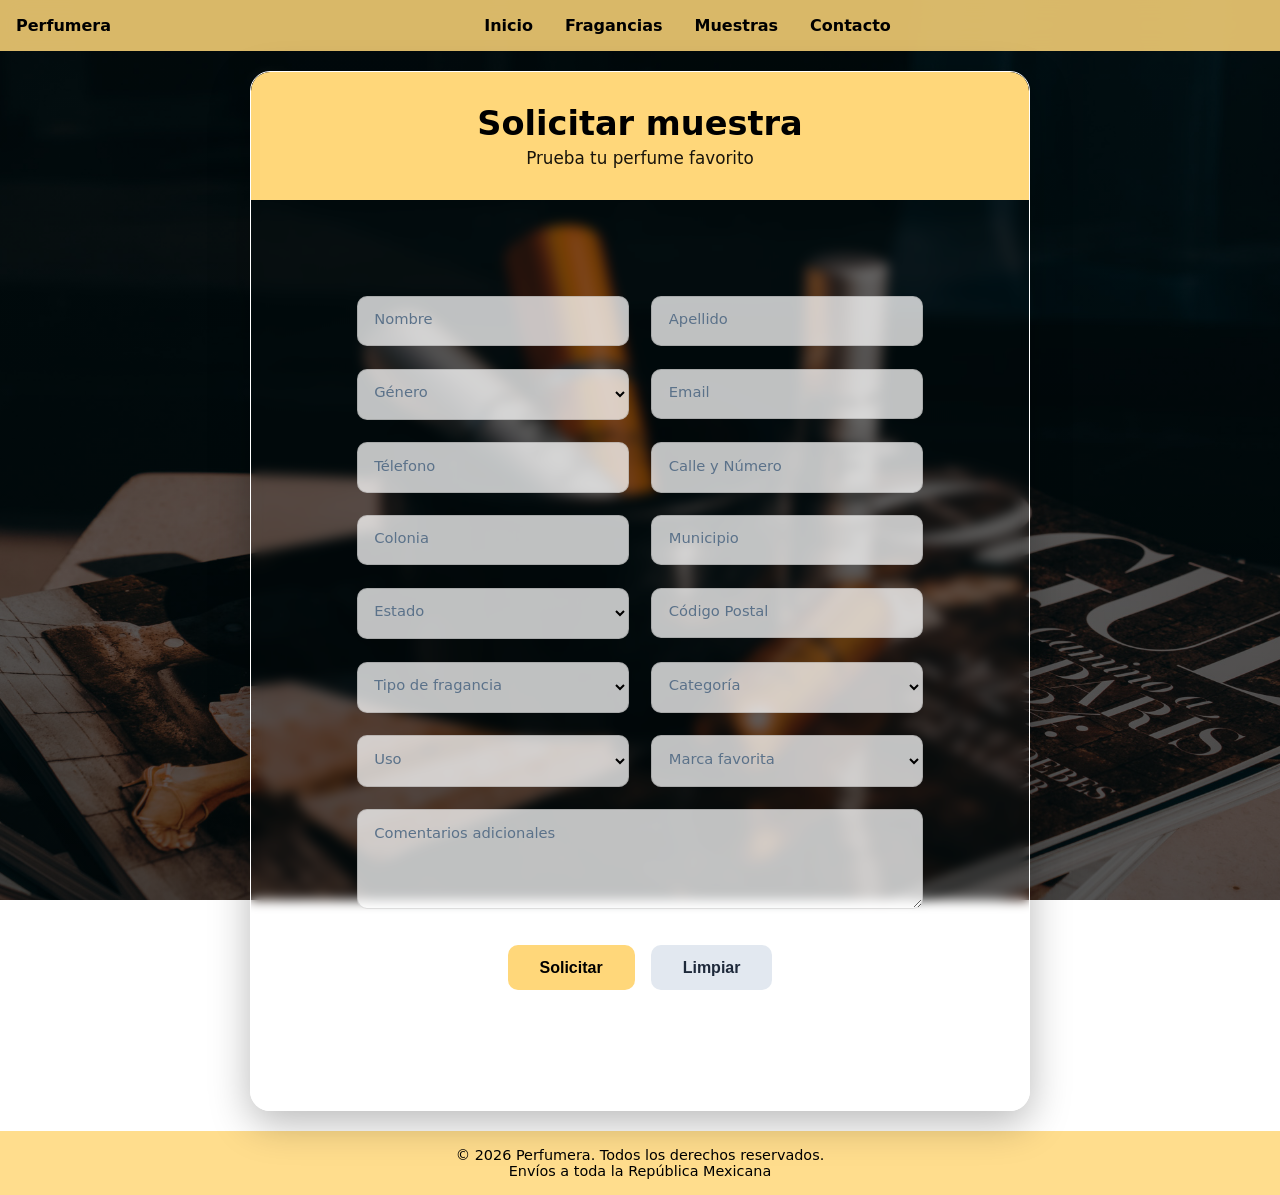
<file: Perfumera/index.html>
<!DOCTYPE html>
<html lang="es">
<head>
  <meta charset="UTF-8">
  <meta name="viewport" content="width=device-width, initial-scale=1.0">
  <title>Perfumera - Muestras</title>
  <link rel="stylesheet" href="style.css">
</head>
<body>
  <nav class="navbar">
    <div class="logo">Perfumera</div>
    <ul class="nav-links">
      <li><a href="#">Inicio</a></li>
      <li><a href="#">Fragancias</a></li>
      <li><a href="#">Muestras</a></li>
      <li><a href="#">Contacto</a></li>
    </ul>
  </nav>
  <main class="main-content">
    <div class="container">
    <div class="header">
      <h1>Solicitar muestra</h1>
      <p class="subtitulo">Prueba tu perfume favorito</p>
    </div>
    <div class="form-container">
      <div class="form-container">
        <form id="serviceForm" novalidate class="form-container">
          <div class="form-grid">
            <div class="form-group"><input type="text" placeholder=" " required><label>Nombre</label></div>
            <div class="form-group"><input type="text" placeholder=" " required><label>Apellido</label></div>
            <div class="form-group"><select required><option value=""></option><option value="femenino">Femenino</option><option value="masculino">Masculino</option><option value="otro">Prefiero no decir</option></select><label>Género</label></div>
            <div class="form-group"><input type="email" placeholder=" " required><label>Email</label></div>
            <div class="form-group"><input type="tel" placeholder=" " required pattern="[0-9]{10}"><label>Télefono</label></div>
            <div class="form-group"><input type="text" placeholder=" " required><label>Calle y Número</label></div>
            <div class="form-group"><input type="text" placeholder=" " required><label>Colonia</label></div>
            <div class="form-group"><input type="text" placeholder=" " required><label>Municipio</label></div>
            <div class="form-group"><select required><option value=""></option><option value="gto">Guanajuato</option><option value="mexico">México</option><option value="zacatecas">Zacatecas</option><option value="durango">Durango</option><option value="Oaxaca">Oaxaca</option></select><label>Estado</label></div>
            <div class="form-group"><input type="text" placeholder=" " required pattern="[0-9]{5}"><label>Código Postal</label></div>
            <div class="form-group"><select required><option value="" required></option><option value="amaderada">Amaderada</option><option value="floral">Floral</option><option value="citrica">Cítrica</option><option value="dulce">Dulce</option><option value="fresca">Fresca</option></select><label>Tipo de fragancia</label></div>
            <div class="form-group"><select required><option value=""></option><option value="dama">Dama</option><option value="caballero">Caballero</option><option value="unisex">Unisex</option></select><label>Categoría</label></div>
             <div class="form-group"><select required><option value="" required></option><option value="amaderada">Amaderada</option><option value="dia">Día</option><option value="noche">Noche</option><option value="evento">Evento especial</option><option value="oficina">Oficina</option></select><label>Uso</label></div>
             <div class="form-group"><select required><option value=""></option><option value="channel">Channel</option><option value="dior">Dior</option><option value="yves">Yves Saint Laurent</option><option value="versace">Versace</option><option value="carolina">Carolina Herera</option></select><label>Marca favorita</label></div>
            <div class="form-group full-width"><textarea placeholder=" "></textarea><label>Comentarios adicionales</label></div>
          </div>
          <div class="buttons">
            <button type="submit" class="btn-enviar">Solicitar</button>
            <button type="reset" class="btn-limpiar">Limpiar</button>
          </div>
        </form>
      </div>
    </div>
  </div>
  </main>
  <footer class="footer">
    <p>&copy; 2026 Perfumera. Todos los derechos reservados.</p>
    <p>Envíos a toda la República Mexicana</p>
  </footer>
</body>
</html>
</file>
<file: Insignias/style.css>
/*h5{
    text-align: center;
}


h1{
    color: teal !important;
}


p{
    color: #333;
}


.btn-danger{
    background-color: teal;
    border: none;
    display: block;
    margin: auto;
}*/

/* Imágenes de las cards */
.card img {
    /*height: 200px;
    object-fit: cover;
    width: 100%;*/
    height: auto;
    border-bottom: 2px solid #000000;
}

/* Animación de la card */
.card {
    transition: 0.3s;
}

.card-body { /* Tamaño de las cards por el largo del texto */
    display: flex;
    flex-direction: column;
    justify-content: space-between;
}

/* Efecto hover */
.card:hover {
    transform: translateY(-10px);
    border: 2px solid #9ba1aa;
}

.card-img-top {
    width: 100%;
    height: auto;
    height: 200px !important;
    object-fit: center;
}

/*.img-uniforme {
    width: 100%;
    height: 200px !important;
    object-fit: cover;
}*/
</file>
<file: Perfumera/style.css>
*{margin:0;padding:0;box-sizing:border-box;} 

body{min-height:100vh;font-family:system-ui,sans-serif; 
display:flex;flex-direction:column;} 
.main-content{flex:1;display:flex;justify-content: center;align-items: center; padding: 20px;}

.container{width:100%;max-width:780px;background:rgba(255,255,255,0); 
backdrop-filter:blur(6px);border-radius:20px;border:1px solid white; /* Efecto cristal y bordes */
box-shadow:0 12px 40px rgba(0,0,0,.28);overflow:hidden;} 

.header{color:rgb(0, 0, 0);padding:2rem;text-align:center; background:#FFD77A; backdrop-filter: blur(12px);} 
h1{font-size:2.1rem;margin-bottom:.3rem;} /* Tamaño del título */
.subtitulo{opacity:.9;font-size:1.05rem;} /* Texto secundario */

.form-container{padding:2rem 2.2rem;} /* Espaciado interno del formulario */

.form-grid{display:grid;grid-template-columns:1fr;gap:1.4rem;} /* Grid base en una columna */
@media(min-width:640px){.form-grid{grid-template-columns:1fr 1fr}.full-width{grid-column:1/-1}} /* Responsive en pantallas grandes */
.form-group{position:relative;} /* Posición para labels flotantes */

.form-group input,.form-group select,.form-group textarea{width:100%;padding:.95rem 1.1rem; /* Tamaño y espacio */
border:1px solid rgba(0,0,0,.12);border-radius:10px;font-size:.98rem; /* Bordes redondeados */
background:rgba(255,255,255,.75);transition:all .25s ease;} /* Fondo y animaciones */

.form-group label{position:absolute;left:1.1rem;top:.9rem;color:#5b728a; /* Posición inicial */
pointer-events:none;font-size:.92rem;transition:all .3s ease;} /* Animación y tamaño */

.form-group input:focus,.form-group select:focus,.form-group textarea:focus{outline:none; 
border-color:#003087;background:white;box-shadow:0 0 0 3px rgba(0,48,135,.12);} 

.form-group input:focus+label,.form-group input:not(:placeholder-shown)+label, /* Movimiento al escribir */
.form-group select:focus+label,.form-group select:valid+label, /* Focus */
.form-group textarea:focus+label,
.form-group textarea:not(:placeholder-shown)+label{top:-.55rem;left:.9rem;font-size:.74rem; /* Label flotante */
color:#003087;background:rgba(255,255,255,.92);padding:0 .35rem;} /* Fondo y color */

.form-group textarea{min-height:100px;resize:vertical;} 

.error{color:#c53030;font-size:.78rem;margin-top:.35rem;display:block;min-height:1.2em;} 

.buttons{display:flex;gap:1rem;justify-content:center;margin-top:2rem;padding-bottom:1.5rem;} 
button{padding:.85rem 2rem;border:none;border-radius:10px;font-size:1rem;font-weight:600; /* Estilo base */
cursor:pointer;transition:all .25s ease;} /* Animación hover */
.btn-enviar{background:#FFD77A;color:rgb(0, 0, 0);} 
.btn-limpiar{background:#e2e8f0;color:#1e293b;} 

body{ /* Cuerpo del documento */
background:linear-gradient(rgba(0,0,0,.45),rgba(0,0,0,.62)),url('perfumera.jpg') center/cover no-repeat fixed; /* Imagen local con degradado */
background-attachment:fixed; /* Evita que se repita al hacer scroll */

.navbar{width:100%;background:rgba(255,215,122,.85);padding:1rem;backdrop-filter:blur(12px);display:flex;align-items:center;justify-content:space-between;} /* Barra */
.nav-links{display:flex;gap:2rem;list-style:none;margin:0 auto;} /* Links */
.nav-links a{text-decoration:none;color:black;font-weight:600;} /* Texto */

.footer{background:rgba(255,215,122,.85);text-align:center;padding:1rem;font-size:.9rem;} /* Base */

.logo{display:flex;font-weight:600;color:black;} 

}


@media screen and (max-width: 820px) {
    /* 1. Fondo y estructura base */
    body {
        background-attachment: scroll !important; 
        height: auto !important;
    }

    .main-content {
        padding: 10px !important;
        display: block !important; 
    }

    .container {
        width: 100% !important;
        max-width: 100% !important;
        margin: 15px 0 !important;
        border-radius: 15px !important;
        backdrop-filter: blur(10px) !important;
    }

    .header {
        padding: 1.5rem 1rem !important;
    }

    .header h1 {
        font-size: 1.6rem !important;
    }

    .form-container {
        padding: 1.2rem !important;
    }

    .form-grid {
        grid-template-columns: 1fr !important; /* Una sola columna obligatoria */
        gap: 1.2rem !important;
    }

    .buttons {
        flex-direction: column !important;
        gap: 10px !important;
        padding-bottom: 1rem !important;
    }

    .buttons button {
        width: 100% !important;
        padding: 1rem !important; /* Más grandes para el dedo */
    }

    .navbar {
        flex-direction: column !important;
        padding: 15px !important;
        height: auto !important;
    }

    .nav-links {
        padding-top: 15px;
        gap: 12px !important;
        flex-wrap: wrap; /* Por si son muchos links */
        justify-content: center;
    }

    .logo {
        font-size: 1.4rem;
    }
}
</file>
